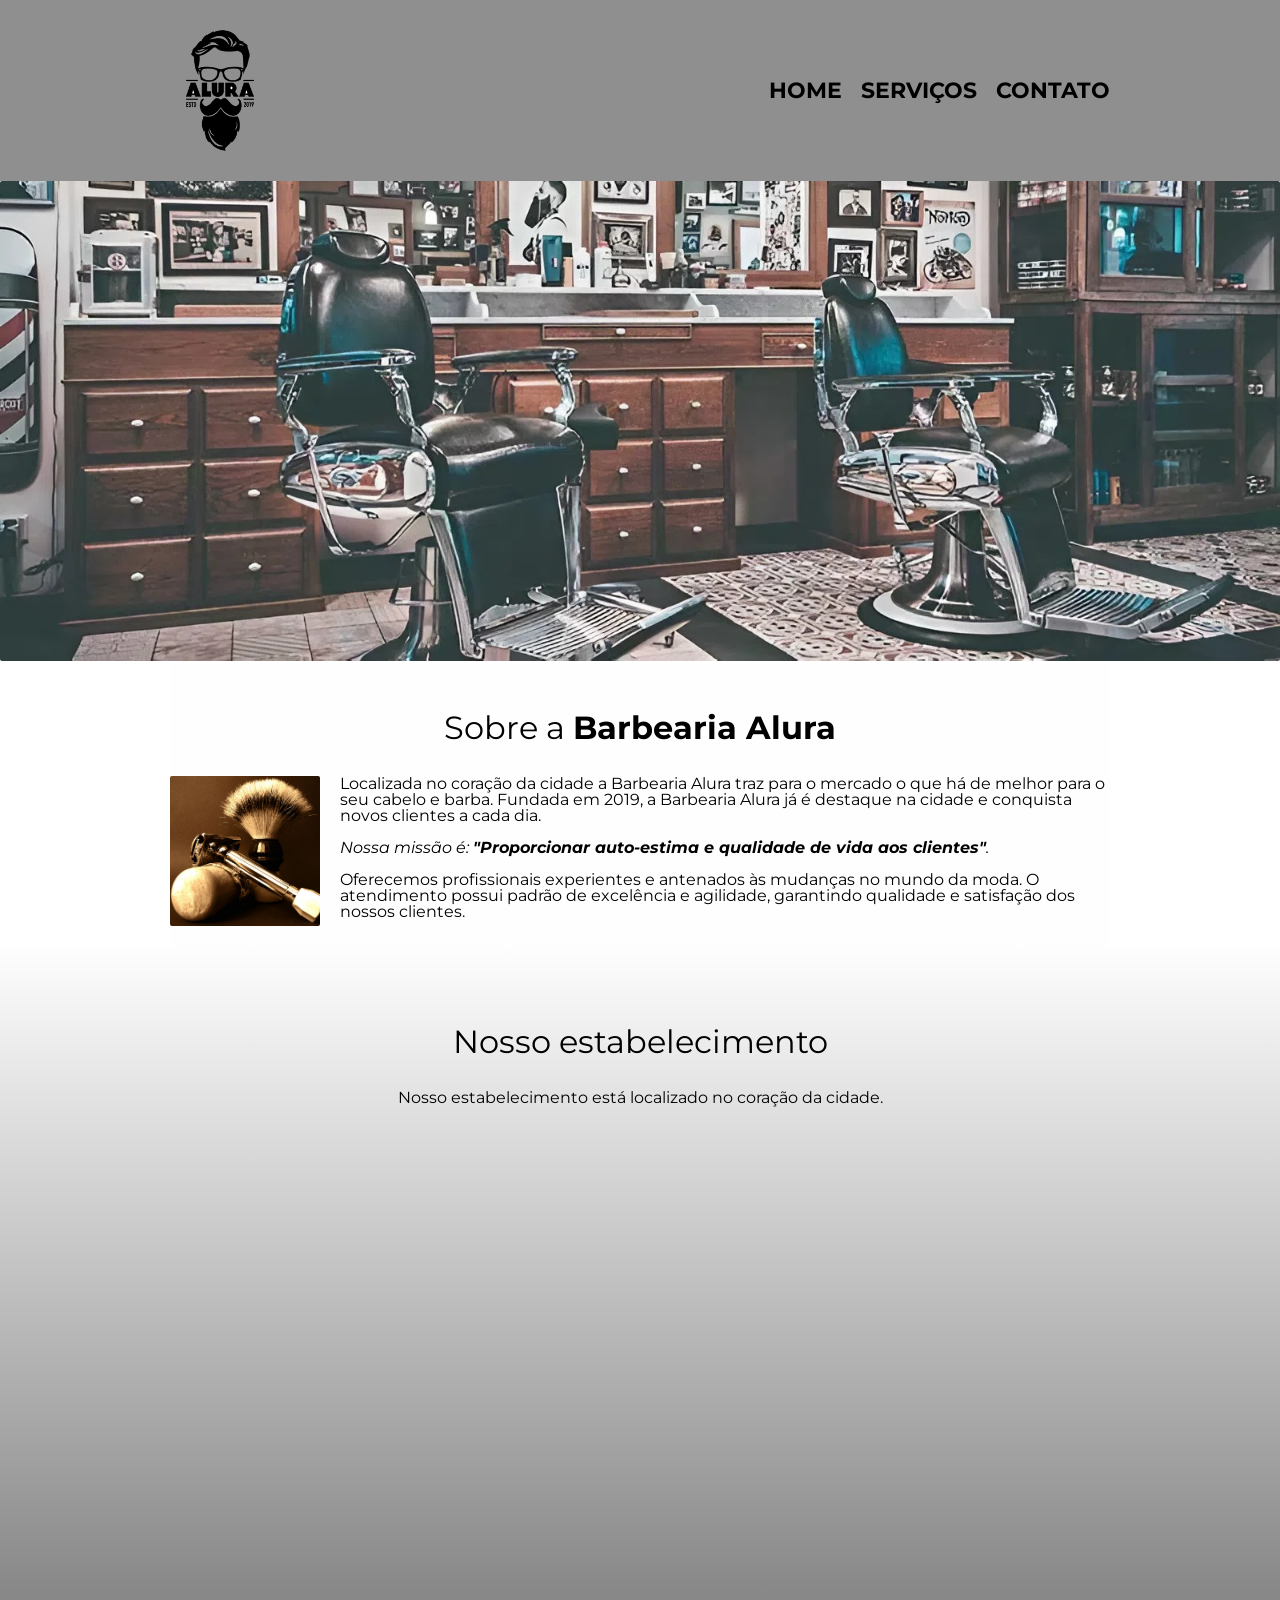
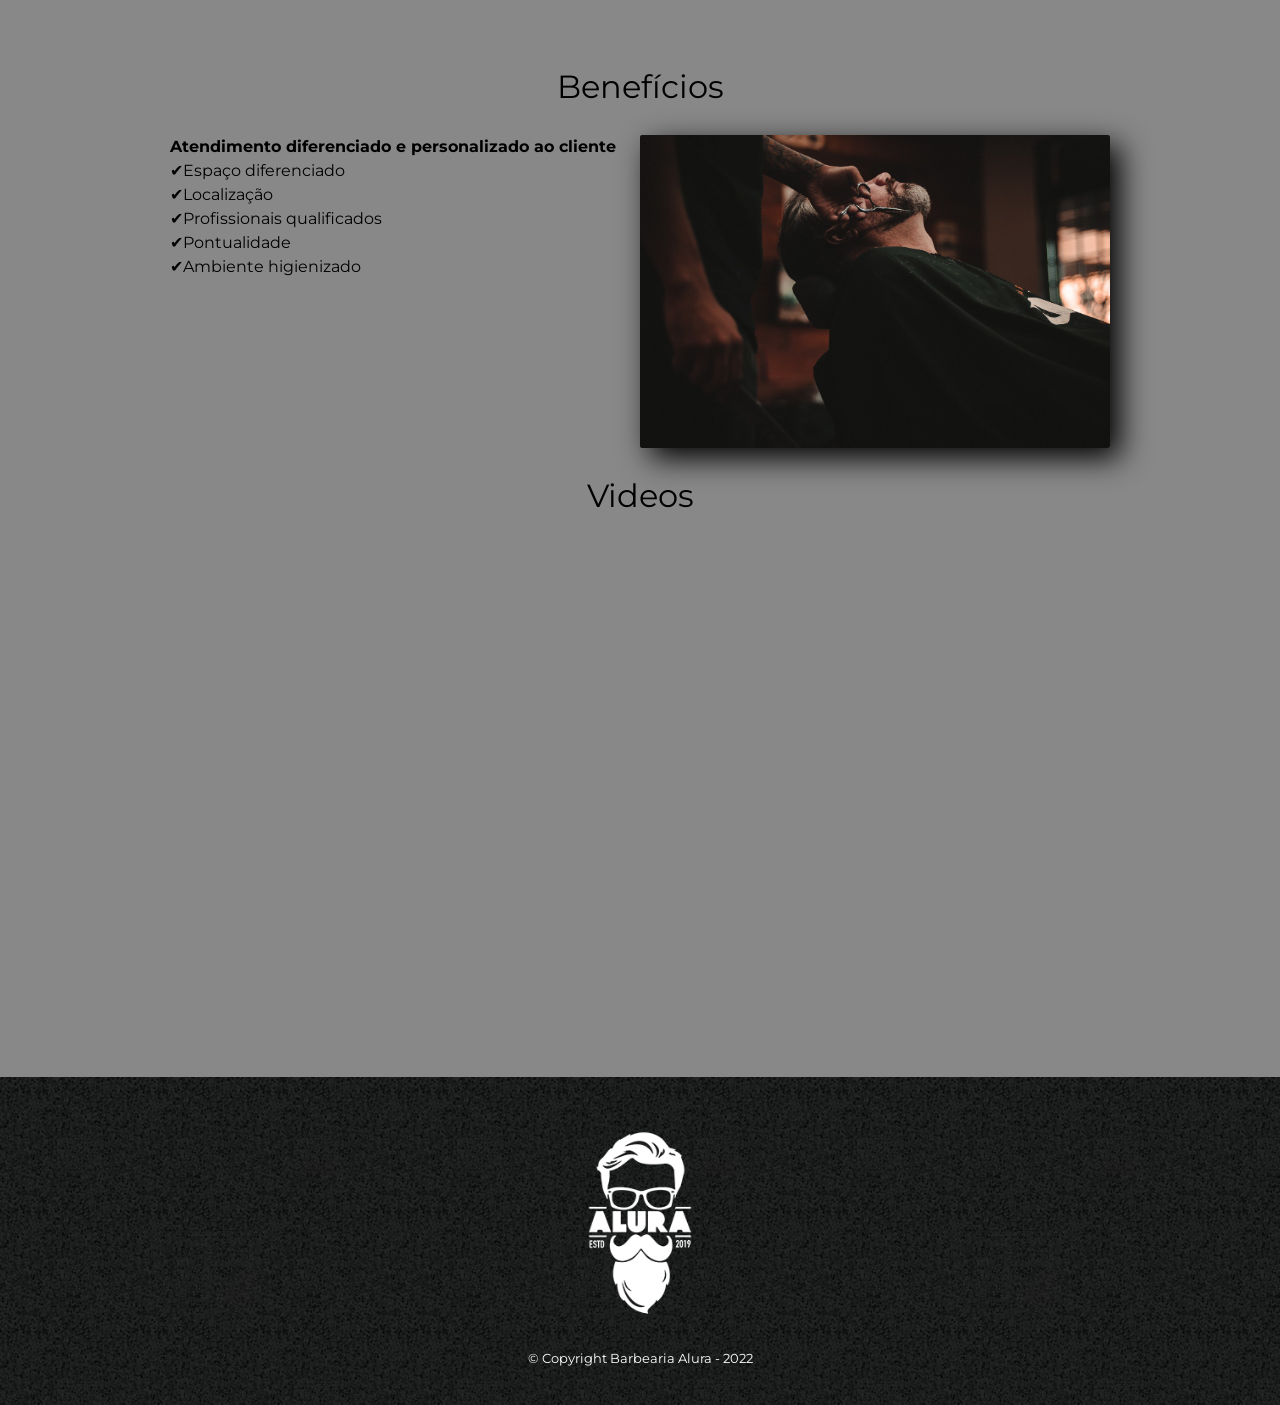
<file: barbearia-alura-2022/index.html>
<!DOCTYPE html>
<html lang="pt-br">

<head>
	<meta charset="UTF-8">
	<meta name="viewport" content="width=device-width">
	<title>Barbearia Alura</title>
	<link rel="stylesheet" href="./assets/css/reset.css">
	<link rel="stylesheet" href="./assets/css/style.css">
	<link rel="preconnect" href="https://fonts.googleapis.com">
	<link rel="preconnect" href="https://fonts.gstatic.com" crossorigin>
	<link href="https://fonts.googleapis.com/css2?family=Montserrat:ital,wght@0,400;0,700;1,400&display=swap"
		rel="stylesheet">
</head>

<body>
	<header>
		<div class="menu">
			<img src="./assets/img/Curso_08_-_Logo.png" alt="Logo Barbearia Alura">
			<nav>
				<ul>
					<li><a href="index.html">Home</a></li>
					<li><a href="./assets/pages/servicos.html">Serviços</a></li>
					<li><a href="./assets/pages/contato.html">Contato</a></li>
				</ul>
			</nav>
		</div>
	</header>

	<main>
		<div class=banner>
			<img class="banner-imagem" src="./assets/img/Curso_07_-_Banner_master.jpeg"
				alt="Foto do interior de uma clássica barbearia americana">
		</div>

		<section class="principal">
			<h2 class="titulo-principal">Sobre a <strong>Barbearia Alura</strong></h2>
			<div class="area-principal">
				<img class="utensilios" src="./assets/img/Curso_10_-_Utensilios.jpg" alt="Utensílios de um barbeiro">
				<div>

					<p>Localizada no coração da cidade a Barbearia Alura traz para o mercado o que há de melhor para o
						seu
						cabelo e barba. Fundada em 2019, a Barbearia Alura já é destaque na cidade e conquista novos
						clientes a
						cada dia.</p>
					<p id="missao"><em>Nossa missão é: <strong>"Proporcionar auto-estima e qualidade de vida aos
								clientes"</strong>.</em></p>
					<p>Oferecemos profissionais experientes e antenados às mudanças no mundo da moda. O atendimento
						possui
						padrão de excelência e agilidade, garantindo qualidade e satisfação dos nossos clientes.</p>
				</div>
			</div>


		</section>

		<section class="mapa">
			<h3 class="titulo-principal">Nosso estabelecimento</h3>
			<p>Nosso estabelecimento está localizado no coração da cidade.</p>

			<div class="mapa-conteudo">
				<iframe
					src="https://www.google.com/maps/embed?pb=!1m18!1m12!1m3!1d1542.3733406477895!2d-47.05918311383746!3d-23.155498046159813!2m3!1f0!2f0!3f0!3m2!1i1024!2i768!4f13.1!3m3!1m2!1s0x94cf36d4d73a682f%3A0x3ec12761938d98b5!2sR.%20Comendador%20Xisto%20Araripe%20Paraiso%2C%20120%20-%20Parque%20Amarylis%2C%20Itupeva%20-%20SP%2C%2013295-000!5e0!3m2!1spt-BR!2sbr!4v1666387990677!5m2!1spt-BR!2sbr"
					width="100%" height="300" style="border:0;" allowfullscreen="" loading="lazy"
					referrerpolicy="no-referrer-when-downgrade"></iframe>
			</div>

		</section>

		<section class="beneficios">
			<h3 class="titulo-principal">Benefícios</h3>

			<div class="conteudo-beneficios">
				<ul class="lista-beneficios">
					<li class="itens">Atendimento diferenciado e personalizado ao cliente</li>
					<li class="itens">Espaço diferenciado</li>
					<li class="itens">Localização</li>
					<li class="itens">Profissionais qualificados</li>
					<li class="itens">Pontualidade</li>
					<li class="itens">Ambiente higienizado</li>
				</ul>
				<img class="imagem-beneficios" src="./assets/img/Curso_07_-_Beneficios.jpg"
					alt="Imagem de uma pessoa sentada em uma cadeira de barbeiro, tendo sua barba aparada com uma tesoura.">
			</div>

			<div class="video">
				<h3 class="titulo-principal">Videos</h3>
				<div class="video-area">
					<iframe width="100%" height="100%" src="https://www.youtube.com/embed/wcVVXUV0YUY"
						title="YouTube video player" frameborder="0"
						allow="accelerometer; autoplay; clipboard-write; encrypted-media; gyroscope; picture-in-picture"
						allowfullscreen>
					</iframe>
				</div>

			</div>

		</section>
	</main>

	<footer>
		<img src="./assets/img/Curso_08_-_Logo-branco.png">
		<p class="copyright">&copy; Copyright Barbearia Alura - 2022</p>
	</footer>

</body>

</html>
</file>
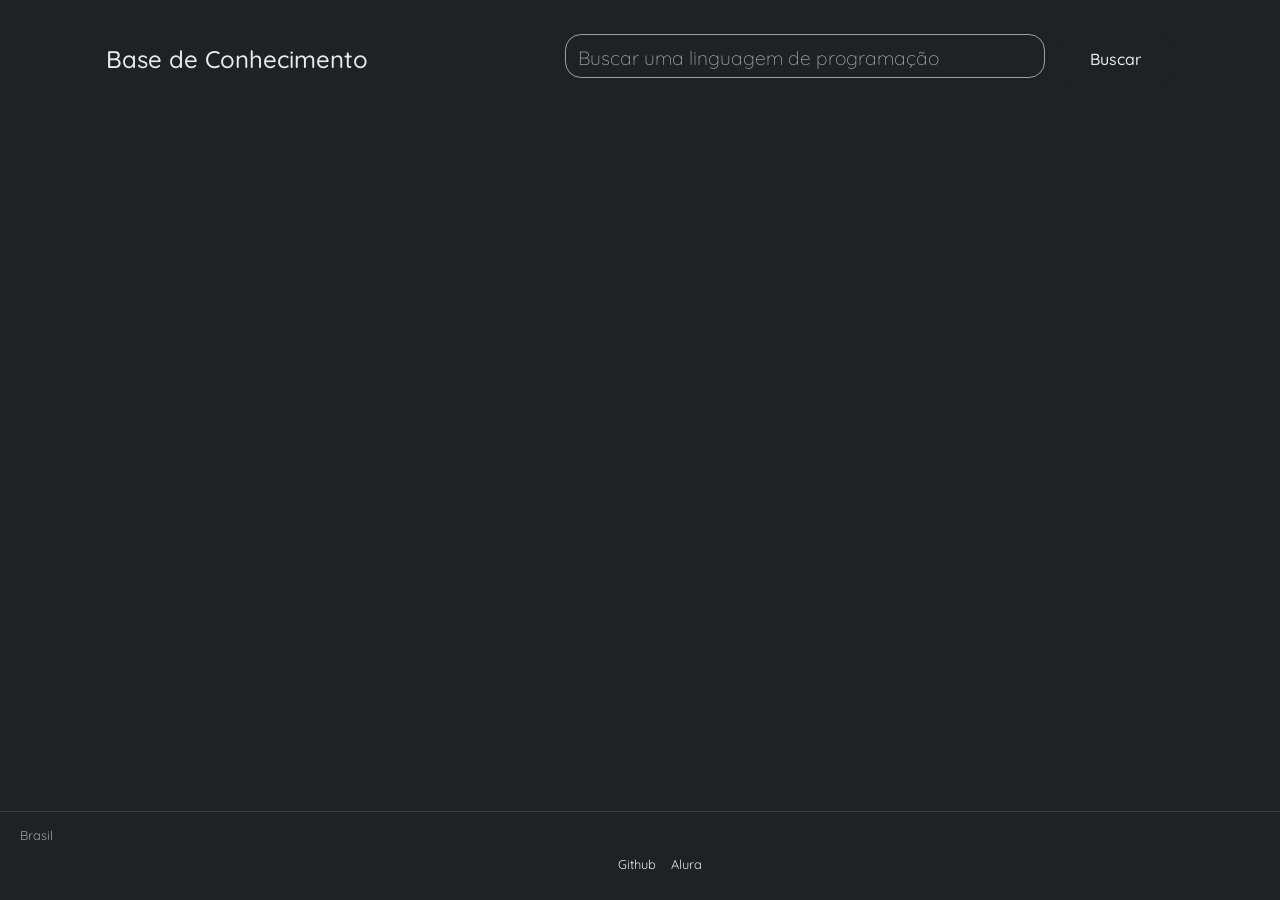
<file: imersao-dev-alura-gemini-10-edicao/index.html>
<!DOCTYPE html>
<html lang="pt-br">
<!-- Em Tecnologia da Informação, um boilerplate é uma unidade de escrita que pode ser reutilizada continuamente sem alteração.  -->

<head>
    <meta charset="UTF-8">
    <meta name="viewport" content="width=device-width, initial-scale=1.0">
    <title>Base de Conhecimento - Alura</title>
    <link rel="stylesheet" href="./assets/css/styles.css">
</head>

<body>
    <header>
        <h1>Base de Conhecimento</h1>
        <div>
            <input id="campo-busca" type="text" placeholder="Buscar uma linguagem de programação">
            <button id="botao-busca" onclick="iniciarBusca()">Buscar</button>
        </div>
    </header>

    <main>
        <section class="card-container">
            <!-- <article class="card">
                <h2>JavaScript</h2>
                <p>1995</p>
                <p>JavaScript é uma linguagem de programação</p>
                <a href="https://developer.mozilla.org/pt-BR/docs/Web/JavaScript" target="_blank">Saiba mais</a>
            </article> -->
        </section>
    </main>


    <footer class="footer">
        <div class="footer-location">Brasil</div>
        <ul class="footer-links">
            <li>
                <a href="https://github.com/">Github</a>
            </li>
            <li>
                <a href="https://cursos.alura.com.br/dashboard">Alura</a>
            </li>
        </ul>
    </footer>
    <script src="./assets/js/app.js"></script>
</body>

</html>
</file>
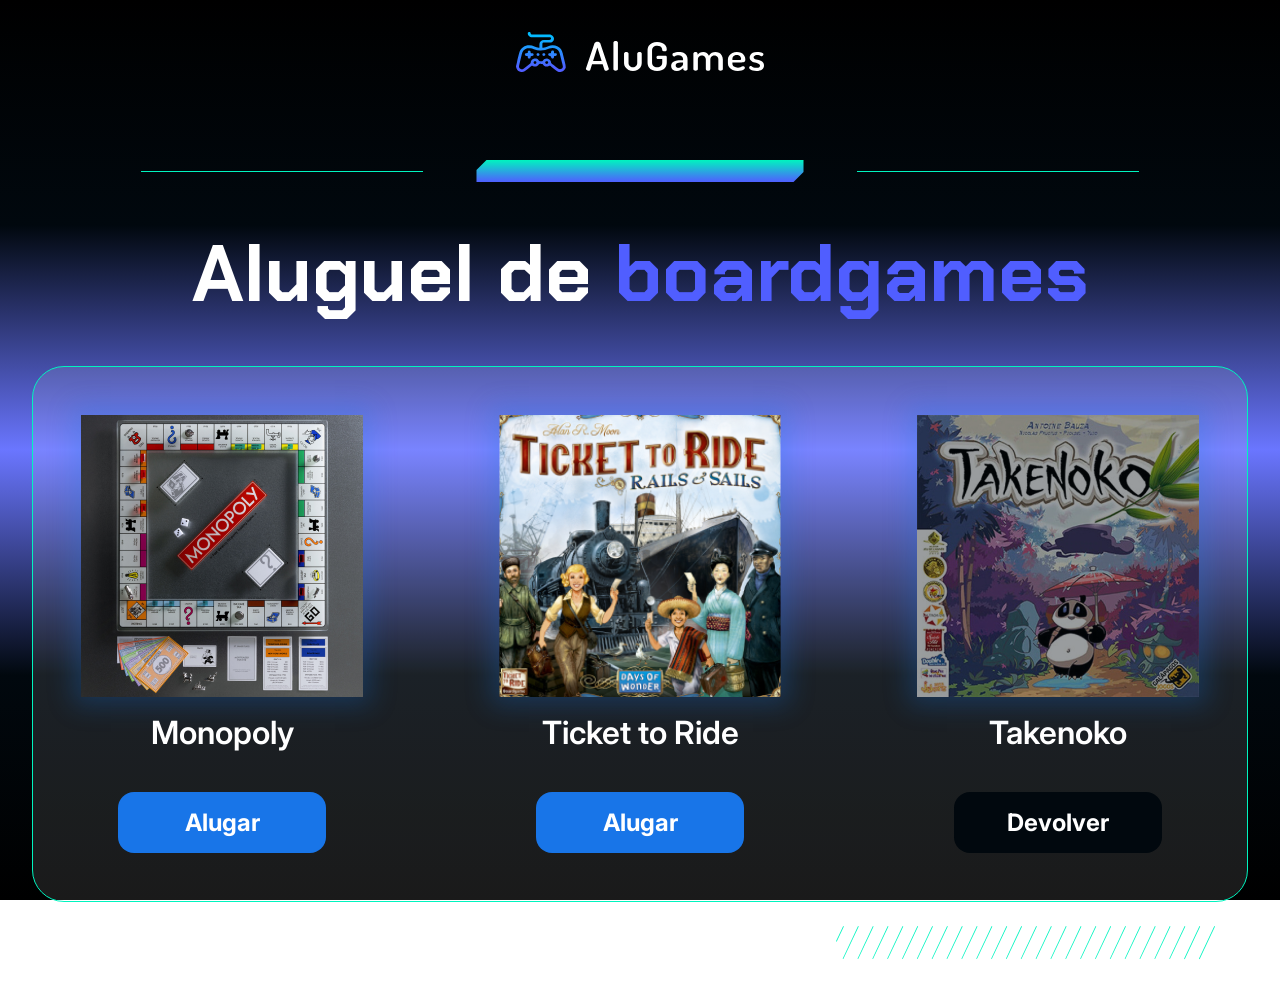
<file: 3411-praticando-logica-projeto_inicial/alugames/index.html>
<!DOCTYPE html>
<html lang="en">

<head>
    <meta charset="UTF-8">
    <meta name="viewport" content="width=device-width, initial-scale=1.0">
    <title>AluGames</title>
    <link rel="stylesheet" href="css/main.css">
</head>

<body class="body">
    <main class="container main">
        <img src="img/logo.svg" alt="Logo AluGames">
        <section class="divisor">
            <div class="divisor__line"></div>
            <img src="img/fade_bar.svg" alt="Visual bar" class="divisor__bar">
            <div class="divisor__line"></div>
        </section>
        <h1 class="page-title">Aluguel de <span class="page-title__emphasis">boardgames</span></h1>
        <section class="dashboard">
            <ul class="dashboard__items">
                <li class="dashboard__items__item" id="game-1">
                    <div class="dashboard__item__img">
                        <img src="img/monopoly.png" alt="Capa jogo Monopoly">
                    </div>
                    <p class="dashboard__item__name">Monopoly</p>
                    <a onclick="alterarStatus(1)" href="#" class="dashboard__item__button">Alugar</a>
                </li>
                <li class="dashboard__items__item" id="game-2">
                    <div class="dashboard__item__img">
                        <img src="img/ticket_to_ride.png" alt="Capa jogo Ticket to Ride">
                    </div>
                    <p class="dashboard__item__name">Ticket to Ride</p>
                    <a onclick="alterarStatus(2)" href="#" class="dashboard__item__button">Alugar</a>
                </li>
                <li class="dashboard__items__item" id="game-3">
                    <div class="dashboard__item__img dashboard__item__img--rented">
                        <img src="img/takenoko.png" alt="Capa jogo Takenoko">
                    </div>
                    <p class="dashboard__item__name">Takenoko</p>
                    <a onclick="alterarStatus(3)" href="#" class="dashboard__item__button dashboard__item__button--return">Devolver</a>
                </li>
            </ul>
        </section>
        <img src="img/hachuras.svg" alt="Visual hachuras" class="hachuras">
    </main>

    <script src="js/app.js"></script>
</body>

</html>
</file>
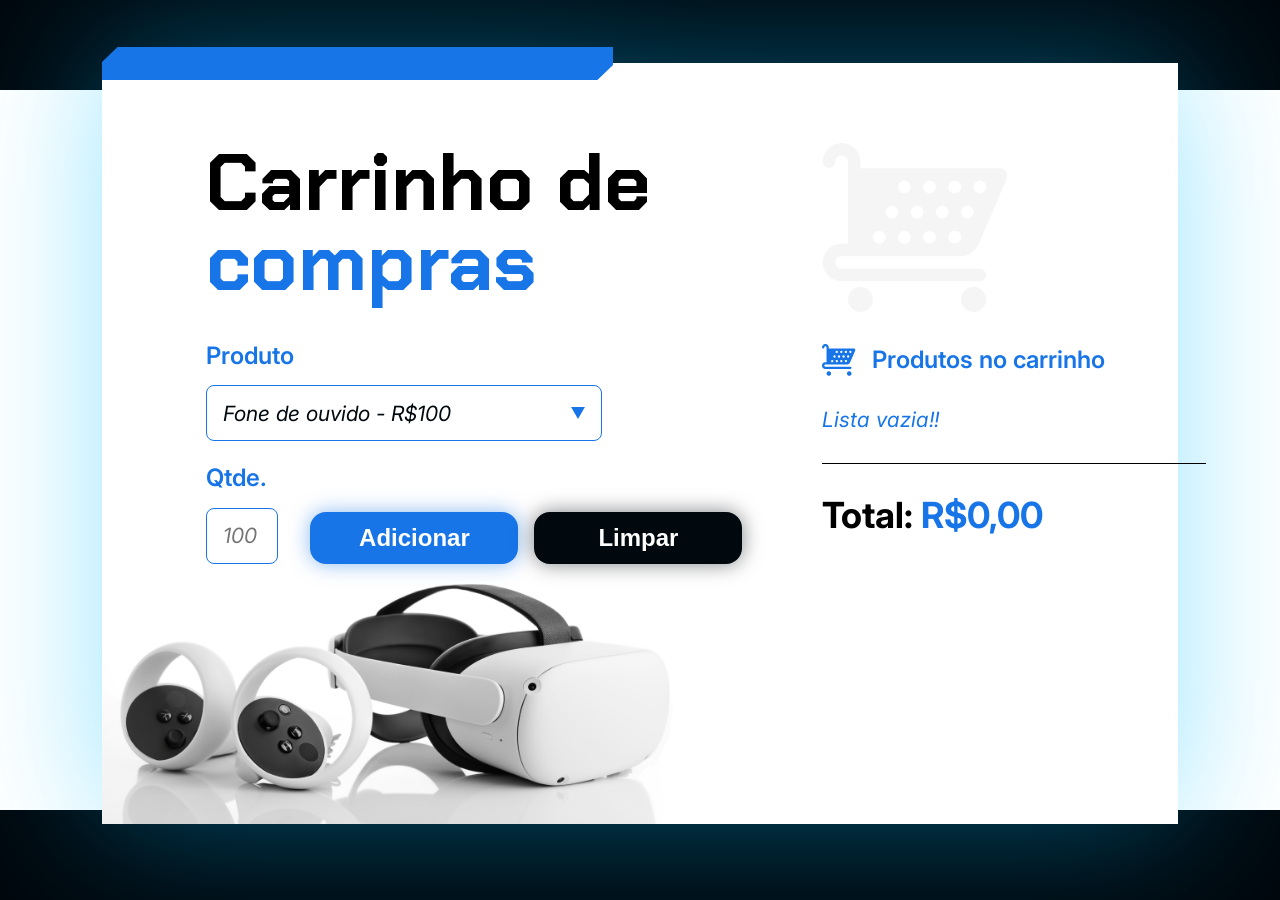
<file: 3411-praticando-logica-projeto_inicial/carrinho-compras/index.html>
<!DOCTYPE html>
<html lang="en">

<head>
  <meta charset="UTF-8">
  <meta name="viewport" content="width=device-width, initial-scale=1.0">

  <link rel="preconnect" href="https://fonts.googleapis.com">
  <link rel="preconnect" href="https://fonts.gstatic.com" crossorigin>
  <link href="https://fonts.googleapis.com/css2?family=Chakra+Petch:wght@700&family=Inter:wght@400;600;700&display=swap"
    rel="stylesheet">
  <link rel="stylesheet" href="style.css">

  <title>Carrinho de compras</title>
</head>

<body>
  <main class="conteudo-principal">
    <div class="grafismo-azul"></div>
    <section class="adicionar-produto">
      <h1 class="titulo">
        Carrinho de <span class="texto-azul">compras</span>
      </h1>

      <form class="formulario">
        <label class="campo-grupo">
          <span class="texto-medio-azul">Produto</span>
          <select class="produto-input" name="produto" id="produto">
            <option value="Fone de ouvido - R$100">Fone de ouvido - R$100</option>
            <option value="Celular - R$1400">Celular - R$1400</option>
            <option value="Oculus VR - R$5000">Oculus VR - R$5000</option>
          </select>
          </div>
        </label>

        <section class="parte-inferior">
          <label class="campo-grupo">
            <span class="texto-medio-azul">Qtde.</span>
            <input class="quantidade-input" id="quantidade" type="number" placeholder="100">
          </label>

          <section class="botoes-wrapper">
            <button onclick="adicionar()" type="button" class="botao-form botao-adicionar">Adicionar</button>
            <button onclick="limpar()" type="button" class="botao-form botao-limpar">Limpar</button>
          </section>
        </section>
      </form>
    </section>
    <section class="carrinho">
      <img src="./assets/carrinho-cinza.svg" alt="Imagem de um carrinho de compras cinza">

      <div class="titulo-wrapper">
        <img src="./assets/icone-carrinho.svg" alt="ícone de carrinho">

        <h2 class="carrinho__titulo">Produtos no carrinho</h2>
      </div>

      <section class="carrinho__produtos" id="lista-produtos">
        <!-- <section class="carrinho__produtos__produto">
          <span class="texto-azul">1x</span> Celular <span class="texto-azul">R$1400</span>
        </section> -->
        <section class="carrinho__produtos__produto" id="lista-vazia">
          <span class="texto-azul" >Lista vazia!!</span>
        </section>
      </section>

      <div class="divisoria"></div>

      <p class="carrinho__total">
        Total: <span class="texto-azul" id="valor-total">R$0,00</span>
      </p>
    </section>
  </main>

  <script src="js/app.js"></script>
</body>

</html>
</file>
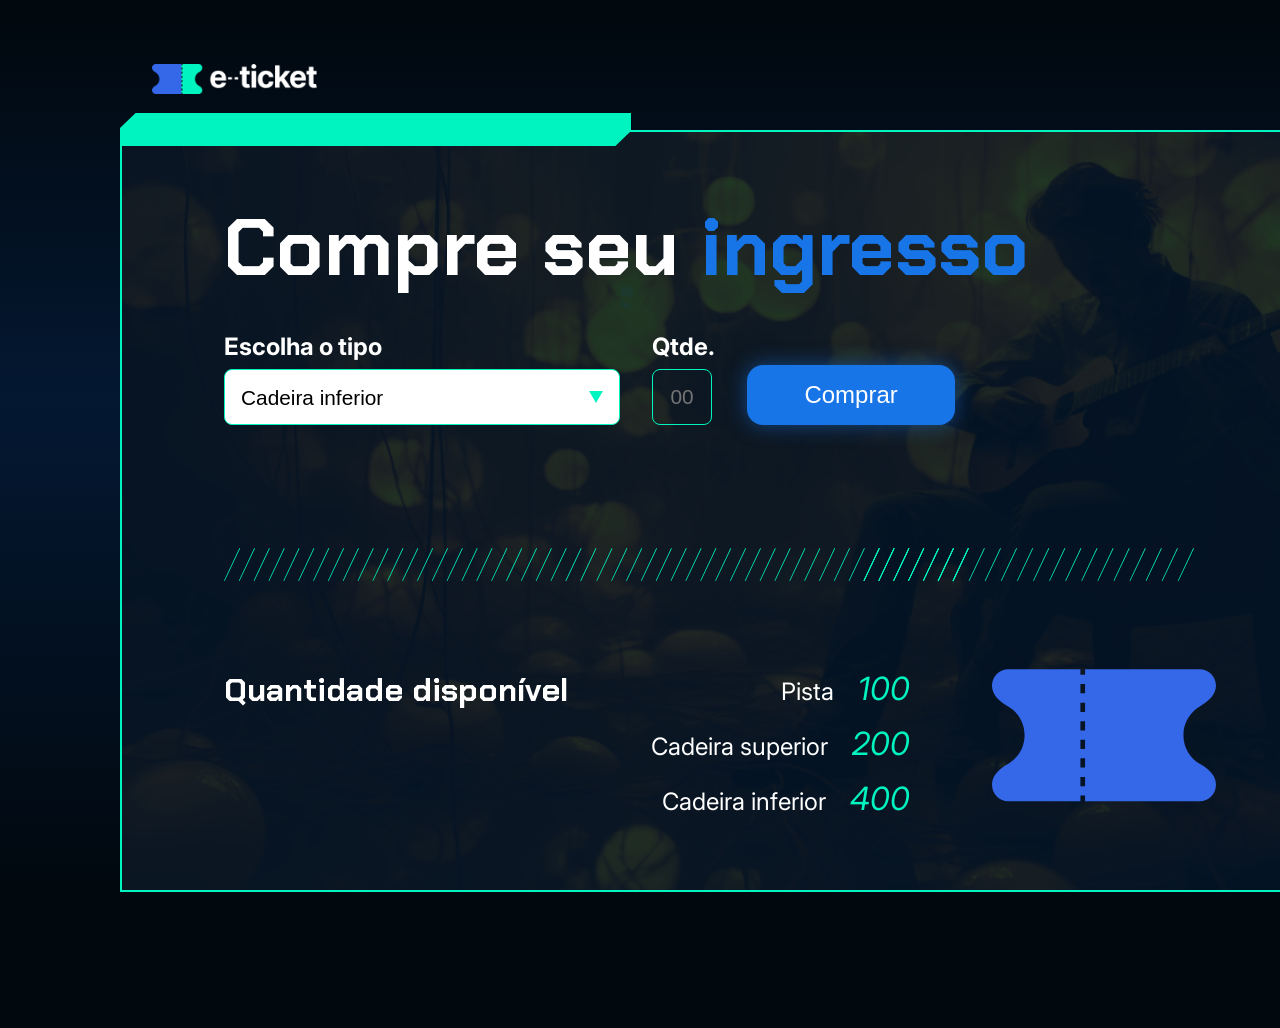
<file: 3411-praticando-logica-projeto_inicial/ingresso/index.html>
<!DOCTYPE html>
<html lang="pt-BR">

<head>
    <meta charset="UTF-8">
    <meta name="viewport" content="width=device-width, initial-scale=1.0">
    <link rel="preconnect" href="https://fonts.googleapis.com">
    <link rel="preconnect" href="https://fonts.gstatic.com" crossorigin>
    <link href="https://fonts.googleapis.com/css2?family=Chakra+Petch:wght@700&family=Inter:wght@400;700&display=swap" rel="stylesheet">
    <link rel="stylesheet" href="./styles/_reset.css">
    <link rel="stylesheet" href="./styles/style.css">
    <title>e-Ticket</title>
</head>

<body>
    <header>
        <img class="logo" src="./assets/PNG/Logo e-tricket.png" alt="Logo">
    </header>
    <main class="container">

        <div class="grafismo"></div>
        <h1>Compre seu <span>ingresso</span></h1>
        <form action="">
            <label class="input-group">
                Escolha o tipo
                <select name="tipo-ingresso" id="tipo-ingresso">
                    <option value="inferior">Cadeira inferior</option>
                    <option value="superior">Cadeira superior</option>
                    <option value="pista">Pista</option>
                </select>
            </label>
            <label class="input-group">Qtde.
                <input type="number" id="qtd" placeholder="00" min="1" max="10">
            </label>
            <button onclick="comprar()" type="button">Comprar</button>
        </form>
        <img class="hachuras" src="./assets/SVG/Hachuras.svg" alt="">
        <section>
            <h2>Quantidade disponível</h2>

            <ul class="lista">
                <li>Pista<span id="qtd-pista">100</span></li>
                <li>Cadeira superior<span id="qtd-superior">200</span></li>
                <li>Cadeira inferior<span id="qtd-inferior">400</span></li>
                
            </ul>
            <img src="./assets/Ingresso.svg" alt="">
        </section>
    </main>

    <script src="js/app.js"></script>
</body>

</html>
</file>
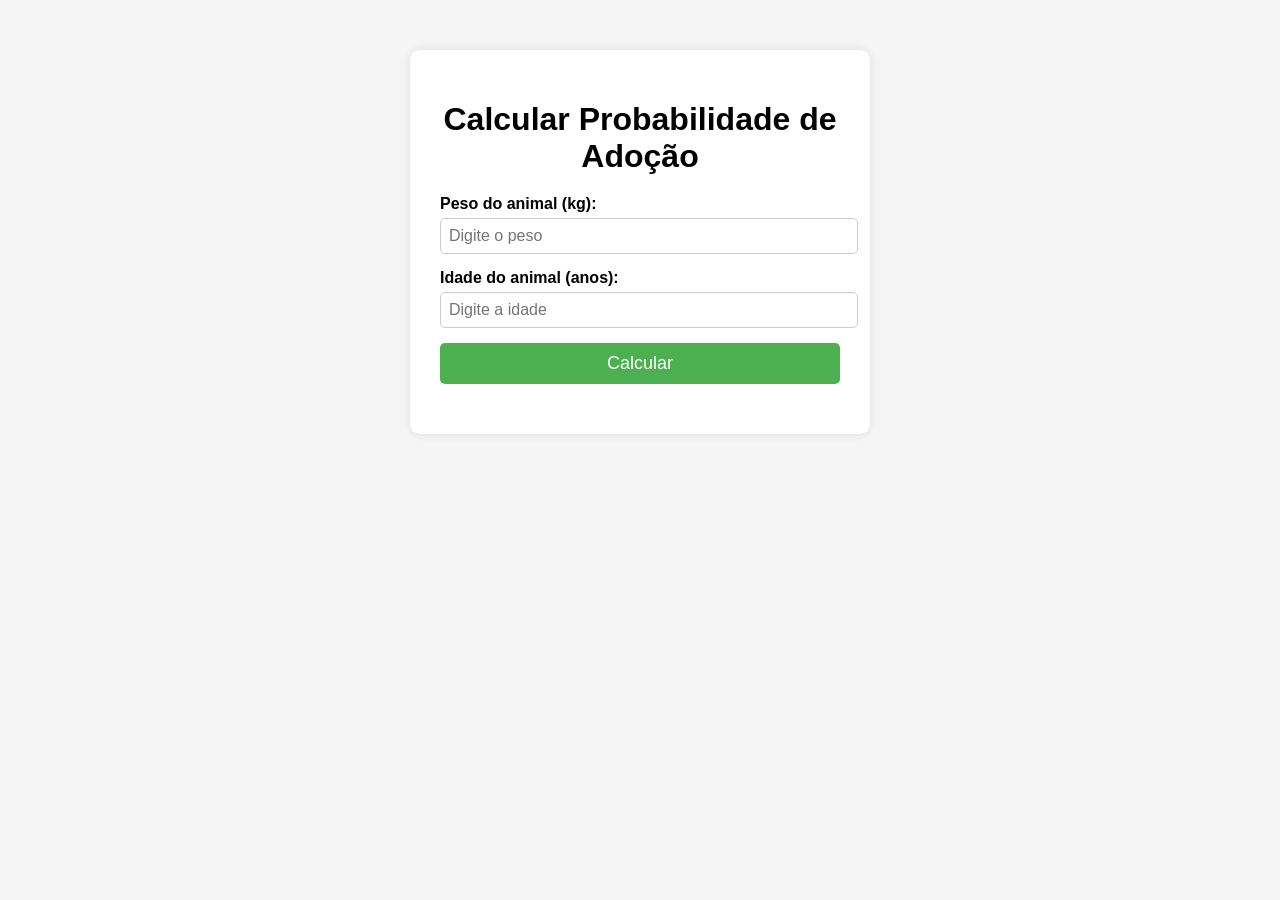
<file: 3411-praticando-logica-projeto_inicial/sistema-de-adocao-pet/index.html>
<!DOCTYPE html>
<html lang="pt-BR">
<head>
    <meta charset="UTF-8">
    <meta name="viewport" content="width=device-width, initial-scale=1.0">
    <title>Probabilidade de Adoção</title>
    <link rel="stylesheet" href="style.css">
</head>
<body>

    <div class="container">
        <h1>Calcular Probabilidade de Adoção</h1>

        <div class="campo">
            <label for="peso">Peso do animal (kg):</label>
            <input type="number" id="peso" placeholder="Digite o peso">
        </div>

        <div class="campo">
            <label for="idade">Idade do animal (anos):</label>
            <input type="number" id="idade" placeholder="Digite a idade">
        </div>

        <button onclick="mostrarResultado()">Calcular</button>

        <h2 id="resultado"></h2>
    </div>
<script src="app.js"></script>

</body>
</html>
</file>
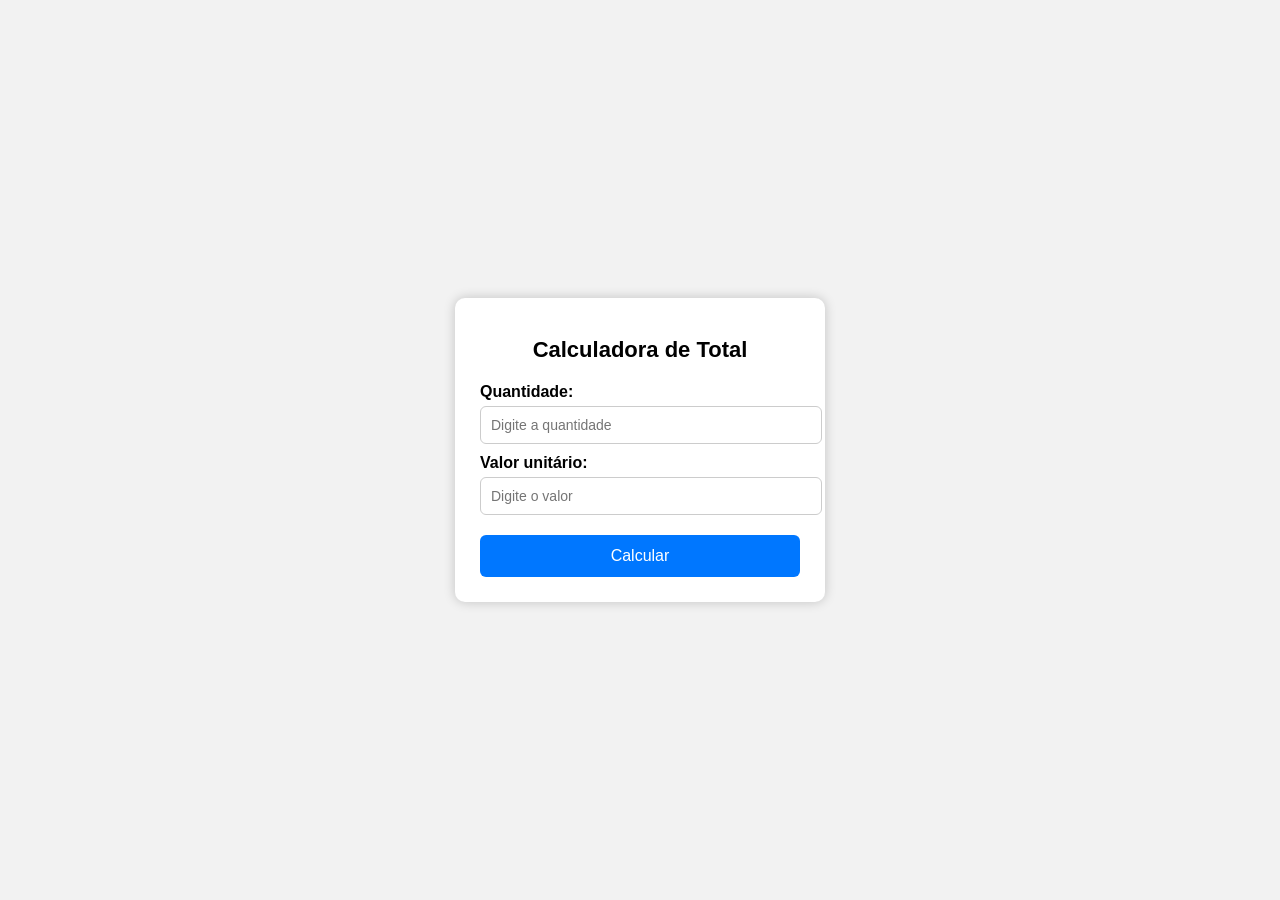
<file: 3411-praticando-logica-projeto_inicial/sistema-de-vendas/index.html>
<!DOCTYPE html>
<html lang="pt-BR">

<head>
    <meta charset="UTF-8">
    <meta name="viewport" content="width=device-width, initial-scale=1.0">
    <title>Calculadora de Total</title>
    <link rel="stylesheet" href="style.css">
</head>

<body>

    <div class="container">
        <h1>Calculadora de Total</h1>

        <label for="quantidade">Quantidade:</label>
        <input type="number" id="quantidade" placeholder="Digite a quantidade">

        <label for="valor">Valor unitário:</label>
        <input type="number" id="valor" placeholder="Digite o valor" step="0.01">

        <button onclick="calcular()">Calcular</button>
    </div>
    <script src="app.js"></script>

</body>

</html>
</file>
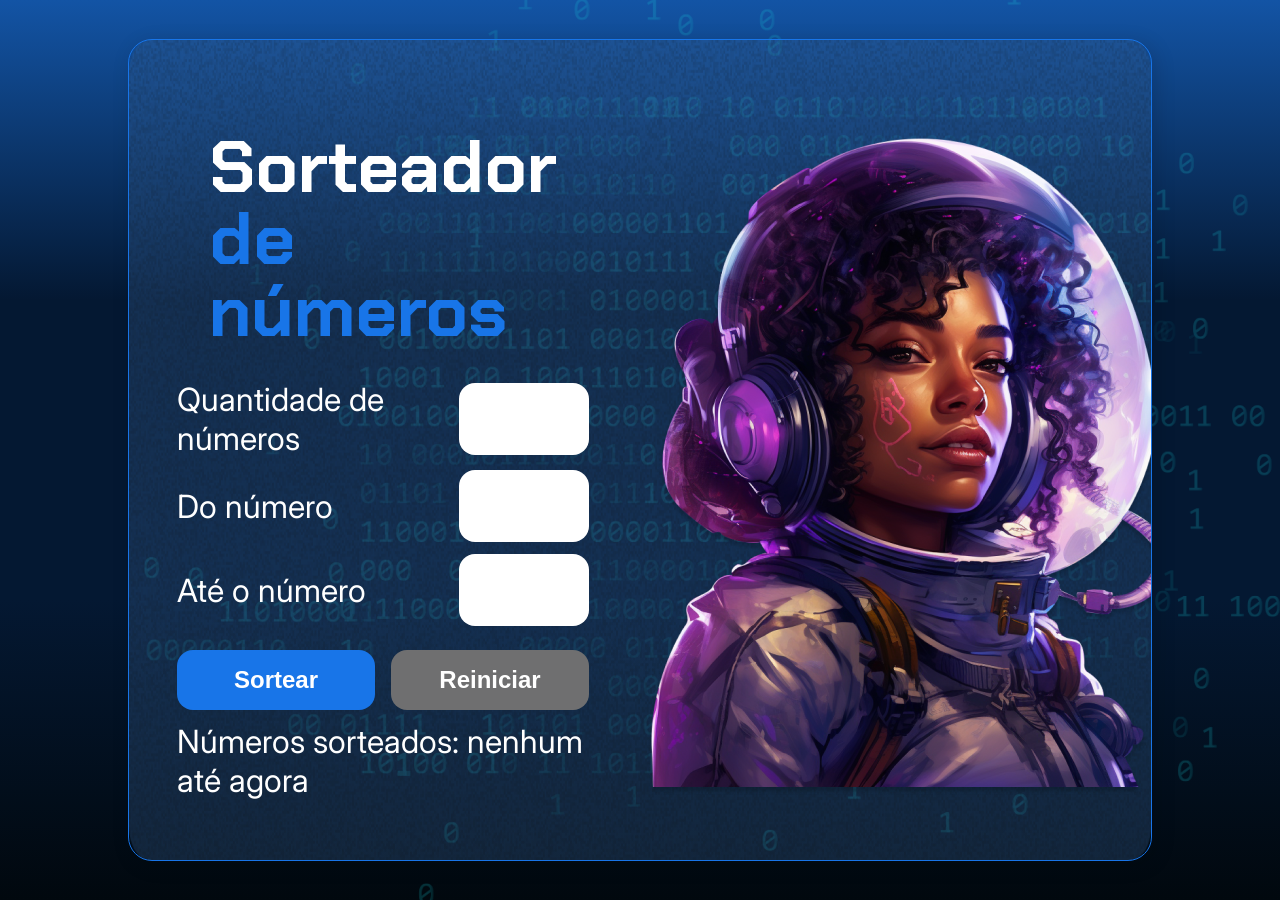
<file: 3411-praticando-logica-projeto_inicial/sorteador-numeros/index.html>
<!DOCTYPE html>
<html lang="pt-br">

<head>
    <meta charset="UTF-8">
    <meta name="viewport" content="width=device-width, initial-scale=1.0">
    <link rel="preconnect" href="https://fonts.googleapis.com">
    <link rel="preconnect" href="https://fonts.gstatic.com" crossorigin>
    <link href="https://fonts.googleapis.com/css2?family=Chakra+Petch:wght@700&family=Inter:wght@400;700&display=swap" rel="stylesheet">
    <link rel="stylesheet" href="style.css">
    <title>Sorteador de números</title>
</head>

<body>
    <div class="container">
        <div class="container__conteudo">
            <div class="container__informacoes">
                <div class="container__texto">
                    <h1>Sorteador<span class="container__texto-azul"> de números</span></h1>

                    <div class="container__campo">
                        <label class="texto__paragrafo">Quantidade de números</label>
                        <input class="container__input" id="quantidade" type="number" min="1">
                    </div>
                    
                    <div class="container__campo">
                        <label class="texto__paragrafo">Do número</label>
                        <input class="container__input" id="de" type="number" min="1">
                    </div>
                    
                    <div class="container__campo">
                        <label class="texto__paragrafo">Até o número</label>
                        <input class="container__input" id="ate" type="number" min="1">
                    </div>
                </div>
                
                <div class="chute container__botoes">
                    <button onclick="sortear()" id="btn-sortear" class="container__botao">Sortear</button>
                    <button onclick="reiniciar()" id="btn-reiniciar" class="container__botao-desabilitado" >Reiniciar</button>
                </div>

                <div class="container__texto" id="resultado">
                    <label class="texto__paragrafo" id="label_resultado">Números sorteados:  nenhum até agora</label>
                </div>
            </div>

            <img src="./img/ia.png" alt="Uma pessoa com capacete de astronauta" class="container__imagem-pessoa" />
        </div>
    </div>

    <script src="app.js" defer></script>
</body>

</html>
</file>
<file: barbearia-alura-2022/assets/css/style.css>
/* CSS do cabeçalho de todas as páginas */

body {
	font-family: 'Montserrat', sans-serif;
	box-sizing: border-box;
	margin: 0;
	/* margin: top right bottom left */
	padding: 0;
	/* padding: top right bottom left */
}

/* header da pagina */
header {
	background: #8f8f8f;
	padding: 20px 0px;
}

.menu {
	width: 940px;
	margin: 0px auto;
	display: flex;
	flex-direction: row;
	align-items: center;
	justify-content: space-between;
}


header .menu img {
	width: 100px;
}


nav li {
	display: inline;
	margin: 0 0 0 15px;
}

nav a {
	text-transform: uppercase;
	color: #000000;
	font-weight: bold;
	font-size: 22px;
	text-decoration: none;
}

nav a:hover {
	color: #C78C19;
	text-decoration: underline;
}

/* CSS da página inicial */
/* banner da pagina */

.banner {
	margin: 0 auto;
}

.banner-imagem {
	width: 100%;
	border-radius: 2px;
	/* filter: blur(2px);
	filter: brightness(.7); */
	/* mask-image: linear-gradient(to bottom, rgba(0,0,0,0) 0%, rgba(0,0,0,1) 100%); */
	/* filter: brightness(0.9) blur(2px); */
	/* Corrigi a ordem e combinei os filtros */
	background: linear-gradient(to bottom, rgba(0, 0, 0, 0) 0%, rgba(0, 0, 0, 0.5) 100%);
	/* Adicionei um gradiente para dar mais contraste */
}

/* sobre da pagina */

.titulo-principal {
	text-align: center;
	font-size: 2em;
	margin: 1em 0 1em;
	clear: left;

}

.principal {
	padding: 1em 0 0;
	background: #FEFEFE;
	width: 940px;
	margin: 0 auto;
}

.area-principal {
	display: flex;
	flex-direction: row;
}

.utensilios {
	width: 150px;
	margin: 0 20px 20px 0;
	border-radius: 2px;
}

.principal p {
	margin: 0 0 1em;
}

.principal strong {
	font-weight: bold;
}

.principal em {
	font-style: italic;
}

/* area de mapa do site */

.mapa {
	padding: 3em 0 0;
	background: linear-gradient(#FEFEFE, #888888);
}

.mapa-conteudo {
	max-width: 940px;
	margin: 0 auto;
	border-radius: 2px;
}

.mapa p {
	margin: 0 0 2em;
	text-align: center;
}

/* area beneficios do site */

.beneficios {
	padding: 3em 0;
	background: #888888;
}

.conteudo-beneficios {
	max-width: 940px;
	margin: 0 auto;
	display: flex;
	flex-direction: row;
}

.lista-beneficios {
	width: 50% !important;
}

.itens {
	line-height: 1.5;
}

.itens:not(:first-child):before {
	content: "✔";
}

.itens:first-child {
	font-weight: bold;
}

.imagem-beneficios {
	width: 50%;
	opacity: 1;
	transition: 400ms;
	border-radius: 2px;
	box-shadow: 10px 10px 30px 0 #000000;
}

.imagem-beneficios:hover {
	opacity: 0.3;
}

/* sessao video */

.video {
	max-width: 940px;
	margin: 2em auto;
}

.video-area {
	max-width: 940px;
	margin: 0 auto;
}

iframe {
	min-height: 450px;

}

/* CSS do rodapé de todas as páginas */

footer {
	text-align: center;
	background: url("../img/Curso_08_-_Bg.jpg");
	padding: 40px;
	position: relative;
    bottom: 0;
    left: 0;
}

footer img {
	width: 150px;
}

.copyright {
	color: #FFFFFF;
	font-size: 13px;
	margin-top: 20px;
}

/* resposividade do site */
@media screen and (max-width: 1024px) {
	header .menu {
		width: 80%;
		flex-direction: column;
	}

	.principal {
		width: 90%;
	}

	.conteudo-beneficios img,
	.lista-beneficios {
		margin: 20px auto;
		text-align: center;
	}

	.conteudo-beneficios {
		display: flex;
		flex-direction: column;
	}
}

@media screen and (max-width: 480px) {

	header .menu {
		width: 80%;
		flex-direction: column;
	}

	nav a {
		font-size: 18px;
	}

	.principal {
		width: 80%;
	}

	.titulo-principal {
		text-align: center;
		margin: 1em auto;
	}

	.utensilios {
		width: 100px;
		height: 100px;
	}

	.mapa p {
		width: 80%;
		margin: 10px auto;
	}

	.conteudo-beneficios img,
	.lista-beneficios {
		margin: 20px auto;
		text-align: center;
	}

	.conteudo-beneficios {
		display: flex;
		flex-direction: column;
	}

	.produtos li,
	.produtos-imagem {
		display: block;
		width: 75%;
		margin: 2em auto;
	}
}
</file>
<file: imersao-dev-alura-gemini-10-edicao/assets/css/styles.css>
@import url('https://fonts.googleapis.com/css2?family=Quicksand:wght@300..700&display=swap'); /* Importa a fonte Quicksand do Google Fonts */

* {
    box-sizing: border-box; /* Garante que padding e border não aumentem o tamanho total do elemento */
}

:root {
    --primary-color: #8ab4f8; /* Cor primária (azul claro) */
    --secondary-color: #e8eaed; /* Cor secundária (cinza claro) */
    --tertiary-color: #9aa0a6; /* Cor terciária (cinza médio) */
    --bg-color: #202124; /* Cor de fundo (cinza escuro) */
}

body {
    margin: 0; /* Remove a margem padrão do body */
    background: var(--bg-color); /* Define a cor de fundo usando uma variável */
    color: var(--secondary-color); /* Define a cor do texto padrão usando uma variável */
    font-family: "Quicksand", sans-serif; /* Define a família da fonte */
}

header {
    padding: 2rem 1rem; /* Espaçamento interno (2rem em cima/baixo, 1rem nos lados) */
    display: flex; /* Habilita o layout flexbox */
    align-items: center; /* Alinha os itens verticalmente ao centro */
    justify-content: space-around; /* Distribui os itens com espaço ao redor */
    position: sticky; /* Mantém o cabeçalho fixo no topo ao rolar a página */
    top: 0; /* Posição do topo quando sticky */
    background: var(--bg-color); /* Cor de fundo do cabeçalho */
    z-index: 10; /* Define a ordem de empilhamento para ficar sobre outros elementos */
    border-bottom: 1px solid var(--bg-color); /* Adiciona uma borda inferior */
    gap: 1rem; /* Espaçamento entre os elementos flex */
}

header h1 {
    font-size: 1.5rem; /* Tamanho da fonte */
    margin: 0; /* Remove a margem padrão */
    font-weight: 500; /* Peso da fonte (médio) */
    white-space: nowrap; /* Impede a quebra de linha do texto */
}

div input {
    padding: 0.375rem 0.75rem; /* Espaçamento interno */
    border-radius: 1rem; /* Arredonda as bordas */
    border: 1px solid var(--tertiary-color); /* Define a borda */
    background: var(--bg-color); /* Cor de fundo */
    font-family: inherit; /* Herda a família da fonte do elemento pai */
    font-size: 1.5rem; /* Tamanho da fonte */
    transition: all 0.2s ease; /* Adiciona uma transição suave para todas as propriedades */
    width: 30rem; /* Largura do input */
    color: var(--secondary-color); /* Cor do texto digitado */
    margin-right: .5rem; /* Margem à direita */
}

div input::placeholder {
    font-size: 1.2rem; /* Tamanho da fonte do placeholder */
    font-weight: 300; /* Peso da fonte do placeholder */
    color: var(--tertiary-color); /* Cor do texto do placeholder */
}

div input:focus {
    outline: none; /* Remove a borda de foco padrão */
    border-color: var(--bg-color); /* Muda a cor da borda ao focar */
    box-shadow: 0 0 0 0.1rem var(--tertiary-color); /* Adiciona uma sombra de caixa para indicar foco */
}

#botao-busca {
    padding: 1rem 2rem; /* Espaçamento interno */
    border-radius: 1rem; /* Arredonda as bordas */
    border: none; /* Remove a borda padrão */
    cursor: pointer; /* Muda o cursor para uma mão ao passar por cima */
    font-family: inherit; /* Herda a família da fonte */
    font-weight: 500; /* Peso da fonte */
    font-size: 1rem; /* Tamanho da fonte */
    white-space: nowrap; /* Impede a quebra de linha do texto */
    transition: background-color 0.2s ease, color 0.2s ease; /* Transição suave para cor de fundo e cor do texto */
    background-color: var(--bg-color); /* Cor de fundo */
    color: var(--secondary-color); /* Cor do texto */
    border: 1px solid var(--bg-color); /* Adiciona uma borda */
}

#botao-busca:hover {
    background-color: var(--primary-color); /* Muda a cor de fundo ao passar o mouse */
    color: var(--bg-color); /* Muda a cor do texto ao passar o mouse */
    box-shadow: 0 0 0 0.1rem var(--primary-color); /* Adiciona uma sombra de caixa */
}

#botao-busca:active {
    transform: scale(0.98); /* Efeito de clique (diminui o tamanho) */
}

main {
    overflow-y: scroll; /* Adiciona uma barra de rolagem vertical se o conteúdo exceder a altura */
    max-width: 80rem; /* Largura máxima do conteúdo principal */
    margin: 0 auto; /* Centraliza o conteúdo principal horizontalmente */
    margin-top: 2rem; /* Margem no topo */
    height: calc(100vh - 10rem - 4rem); /* Calcula a altura para preencher o espaço restante da tela */
}

article {
    background: none; /* Sem cor de fundo */
    border-radius: 0; /* Sem bordas arredondadas */
    padding: 0; /* Remove o padding */
    padding: 0 1rem; /* Espaçamento interno nos lados */
    margin-bottom: 1.25rem; /* Margem inferior */
    box-shadow: none; /* Sem sombra */
    transition: background-color 0.3s ease, border-bottom-color 0.3s ease; /* Transição suave */
    border-bottom: 1px solid var(--bg-color); /* Borda inferior */
    padding-bottom: 1.5rem; /* Espaçamento interno inferior */
}

article:hover {
    transform: scale(1.01); /* Aumenta ligeiramente o tamanho ao passar o mouse */
    cursor: pointer; /* Muda o cursor para uma mão */
}

article h2 {
    margin-top: 0; /* Remove a margem superior */
    font-weight: 600; /* Peso da fonte */
    font-size: 1.6rem; /* Tamanho da fonte */
    border-bottom: none; /* Sem borda inferior */
    padding-bottom: 0; /* Sem espaçamento interno inferior */
    margin-bottom: 0.25rem; /* Margem inferior */
    color: var(--primary-color); /* Cor do texto */
}

article p {
    margin: 0.5rem 0; /* Margem superior e inferior */
    line-height: 1.6; /* Altura da linha para melhor legibilidade */
    font-size: 1rem; /* Tamanho da fonte */
    margin-bottom: 0.5rem; /* Margem inferior */
    color: var(--secondary-color); /* Cor do texto */
}

article p strong {
    color: var(--tertiary-color); /* Cor do texto em negrito */
    font-weight: 400; /* Peso da fonte */
}

article a {
    color: var(--primary-color); /* Cor do link */
    text-decoration: none; /* Remove o sublinhado padrão */
    font-weight: 200; /* Peso da fonte */
}

article a:hover {
    text-decoration: underline; /* Adiciona sublinhado ao passar o mouse */
}

.footer {
    position: absolute; /* Posicionamento absoluto em relação ao elemento pai posicionado */
    bottom: 0; /* Alinha na parte inferior */
    left: 0; /* Alinha à esquerda */
    width: 100%; /* Largura total */
    color: var(--tertiary-color); /* Cor do texto */
    background-color: var(--bg-color); /* Cor de fundo */
    padding: 15px 20px; /* Espaçamento interno */
    border-top: 1px solid #3c4043; /* Borda superior */
    font-size: 0.8rem; /* Tamanho da fonte */
}

.footer-location {
    color: #9aa0a6; /* Cor do texto */
    margin-bottom: 10px; /* Margem inferior */
}

.footer-links {
    list-style: none; /* Remove os marcadores da lista */
    display: flex; /* Habilita o layout flexbox */
    flex-wrap: wrap; /* Permite que os itens quebrem para a próxima linha */
    justify-content: center; /* Centraliza os itens horizontalmente */
    gap: 15px; /* Espaçamento entre os links */
}

.footer-links a {
    color: var(--secondary-color); /* Cor do link */
    text-decoration: none; /* Remove o sublinhado */
    transition: color 0.2s; /* Transição suave para a cor */
}

.footer-links a:hover {
    color: var(--accent-color); /* Muda a cor do link ao passar o mouse (variável não definida) */
}

@media (max-width: 768px) {
    header { /* Estilos para telas com largura máxima de 768px */
        flex-direction: column; /* Organiza os itens do cabeçalho em coluna */
        padding: 1rem; /* Reduz o espaçamento interno */
    }

    header h1 { /* Estilos para o h1 no cabeçalho em telas menores */
        text-align: center; /* Centraliza o texto */
        margin-bottom: 1rem; /* Adiciona margem inferior */
    }

    div input { /* Estilos para o input em telas menores */
        width: 90vw; /* Largura baseada na largura da viewport */
        font-size: 1.2rem; /* Reduz o tamanho da fonte */
    }

    main { /* Estilos para o main em telas menores */
        padding: 0 1rem; /* Adiciona espaçamento lateral */
    }

    article:hover { /* Estilos para o article em telas menores */
        transform: none; /* Remove o efeito de escala ao passar o mouse */
    }
}

@media (max-width: 480px) {
    header h1 { /* Estilos para o h1 em telas com largura máxima de 480px */
        font-size: 1rem; /* Reduz ainda mais o tamanho da fonte */
        max-width: 70%; /* Define uma largura máxima */
        word-wrap: break-word; /* Permite a quebra de palavras longas */
    }

    div input, /* Estilos para o input e seu placeholder em telas muito pequenas */
    div input::placeholder {
        font-size: 1rem; /* Reduz o tamanho da fonte */
    }

    article h2 { /* Estilos para o h2 do article em telas muito pequenas */
        font-size: 1.3rem; /* Reduz o tamanho da fonte */
    }

    div { /* Estilos para a div do cabeçalho em telas muito pequenas */
        display: flex; /* Habilita flexbox */
        align-items: center; /* Alinha itens ao centro */
        justify-content: center; /* Centraliza itens */
        flex-direction: column; /* Organiza em coluna */
        gap: 0.5rem; /* Espaçamento entre os itens */
    }

    .footer { /* Estilos para o rodapé em telas muito pequenas */
        display: none; /* Oculta o rodapé */
    }

    button { /* Estilos para o botão em telas muito pequenas */
        margin-top: 1rem; /* Adiciona margem no topo */
    }
}
</file>
<file: 3411-praticando-logica-projeto_inicial/alugames/css/main.css>
@import url(_reset.css);
@import url('https://fonts.googleapis.com/css2?family=Chakra+Petch:wght@700&family=Inter:wght@600;700&display=swap');

.body {
    color: #FFFFFF;

    min-height: 100vh;

    background: rgb(0, 0, 0);
    background: linear-gradient(to bottom, rgba(0, 0, 0, 1) 0%, rgba(1, 8, 14, 1) 25%, rgba(80, 94, 255, 0.85) 50%, rgba(1, 8, 14, 1) 75%, rgba(0, 0, 0, 1) 100%);
    background-repeat: no-repeat;
    background-attachment: fixed;

    display: flex;
    flex-direction: column;
    justify-content: center;

    padding: 2rem;
}

@media screen and (min-width: 1440px) {
    .body {
        padding: 2rem calc((100vw - 1086px)/2);
    }
}

.main {
    display: flex;
    flex-direction: column;
    align-items: center;
}

.divisor {
    display: flex;
    gap: 53px;
    align-items: center;

    margin: 88px 0px 40px;
}

.divisor__line {
    height: 1px;
    width: 282px;
    background-color: #00F4BF;
}

.page-title {
    font-family: 'Chakra Petch', sans-serif;
    font-weight: 700;
    font-size: 5rem;

    margin-bottom: 2.5rem;
}

.page-title__emphasis {
    color: #505EFF;
}

.dashboard {
    background-color: rgba(255, 255, 255, 0.1);

    border-radius: 2rem;
    border-width: 1px;
    border-style: solid;
    border-color: #00F4BF;

    padding: 3rem;
    width: 100%;
}

.dashboard__items {
    display: flex;
    justify-content: space-between;
}

.dashboard__items__item {
    display: flex;
    flex-direction: column;
    align-items: center;
    justify-content: flex-start;

    font-family: 'Inter', sans-serif;
}

.dashboard__item__img {
    box-shadow: 0px 0px 24px 8px rgba(24, 118, 232, 0.25);

    margin-bottom: 1rem;
}

.dashboard__item__img--rented {
    position: relative;
}

.dashboard__item__img--rented::after {
    content: "";
    display: block;
    width: 100%;
    height: 100%;

    position: absolute;
    top: 0;
    
    background-color: rgba(1, 8, 14, 0.4);
}

.dashboard__item__name {
    font-weight: 600;
    font-size: 2rem;

    margin-bottom: 2.5rem;
}

.dashboard__item__button {
    display: flex;
    justify-content: center;

    font-weight: 700;
    font-size: 1.5rem;

    padding: 1rem 1.5rem;
    min-width: 13rem;

    border-radius: 1rem;

    background-color: #1875E8;
}

.dashboard__item__button--return {
    background-color: #01080E;
}

.hachuras {
    margin-top: 1.5rem;
    margin-right: 33px;
    align-self: flex-end;
}
</file>
<file: 3411-praticando-logica-projeto_inicial/carrinho-compras/style.css>
* {
  margin: 0;
  padding: 0;
  box-sizing: border-box;
}

body {
  min-height: 100vh;
  height: auto;
  background: linear-gradient(to bottom,
      #01080E 10%,
      #FFF 10%,
      #FFF 90%,
      #01080E 90%);
  padding: 7vh 8vw 5vh;
  font-family: 'Inter', sans-serif;
  font-size: 16px;
}

button {
  background: inherit;
  color: inherit;
  border: 0;
}

select {
  appearance: none;
}

input[type="number"]::-webkit-outer-spin-button,
input[type="number"]::-webkit-inner-spin-button {
    -webkit-appearance: none;
    margin: 0;
}

input[type="number"] {
    appearance: textfield;
}

.texto-medio-azul {
  color: var(--Light-Blue, #1875E8);
  font-size: 1.5rem;
  font-style: normal;
  font-weight: 600;
  line-height: 110%; /* 1.65rem */
}

.conteudo-principal {
  filter: drop-shadow(0px 0px 70px rgba(2, 189, 255, 0.40));
  min-height: 100%;
  padding: 5rem 6.5rem;
  
  display: grid;
  grid-template-columns: 1.375fr 1fr;
  column-gap: 5rem;

  background: white url('./assets/oculos.png') no-repeat bottom left;
  background-size: auto 40%;

  position: relative;
  background-position: left bottom -40px;
}

.grafismo-azul {
  position: absolute;
  width: 31.9375rem;
  height: 2.0625rem;
  background-image: url('./assets/grafismo-azul.svg');
  top: -1rem;
}

.titulo {
  font-family: 'Chakra Petch', sans-serif;
  font-size: 5rem;
  font-style: normal;
  font-weight: 700;
  line-height: 100%;
  margin-bottom: 2.5rem;
}

.texto-azul {
  color: #1875E8;
}

.formulario {
  display: flex;
  flex-direction: column;
  align-items: flex-start;
  gap: 1.5rem;
}

.formulario .campo-grupo {
  display: flex;
  flex-direction: column;
  align-items: flex-start;
  gap: 1rem;
}

.produto-input {
  width: 24.75rem;
  height: 3.5rem;
  padding: 1rem;
  border-radius: 0.5rem;
  border: 1px solid var(--Light-Blue, #1875E8);

  color: var(--Void, #01080E);
  font-family: Inter;
  font-size: 1.3125rem;
  font-style: italic;
  font-weight: 400;
  line-height: 110%;
  
  background: url('./assets/arrow-down.svg') no-repeat right 1rem top 50%;
}

.dropdown {
  width: 3.375rem;
  height: 3.5rem;
  padding: 1rem;
  justify-content: center;
  align-items: center;
  gap: 0.625rem;
  border-radius: 0rem 0.5rem 0.5rem 0rem;
  border: 1px solid var(--Light-Blue, #1875E8);
  cursor: pointer;
}

.formulario > .parte-inferior {
  display: flex;
  align-items: flex-end;
  gap: 2rem;
}

.quantidade-input {
  display: flex;
  height: 3.5rem;
  padding: 1rem;
  width: 4.5rem;
  border-radius: 0.5rem;
  border: 1px solid var(--Light-Blue, #1875E8);

  color: var(--Void, #01080E);
  font-family: Inter;
  font-size: 1.3125rem;
  font-style: italic;
  font-weight: 400;
  line-height: 110%;
}

.botoes-wrapper {
  display: flex;
  align-items: flex-end;
  gap: 1rem;
}

.botao-form {
  display: flex;
  flex-direction: column;
  justify-content: center;
  align-items: center;
  width: 13rem;
  height: 3.25rem;
  padding: 1rem 1.5rem;
  gap: 0.625rem;
  border-radius: 1rem;
  cursor: pointer;
}

.botao-adicionar {
  background: var(--Light-Blue, #1875E8);
  box-shadow: 0px 0px 20px 0px rgba(24, 117, 232, 0.50);

  color: var(--Branco, #FFF);
  font-size: 1.5rem;
  font-weight: 700;
  line-height: normal;
}

.botao-limpar {
  border-radius: 1rem;
  background: var(--Void, #01080E);
  box-shadow: 0px 0px 20px 0px rgba(1, 8, 14, 0.50);

  color: var(--Branco, #FFF);
  font-size: 1.5rem;
  font-weight: 700;
  line-height: normal;
}

.carrinho {
  display: flex;
  width: 24rem;
  flex-direction: column;
  align-items: flex-start;
  gap: 2rem;
}

.titulo-wrapper {
  display: flex;
  align-items: center;
  gap: 1rem;
}

.carrinho__titulo {
  color: var(--Light-Blue, #1875E8);
  font-family: Inter;
  font-size: 1.5rem;
  font-style: normal;
  font-weight: 600;
  line-height: 110%; /* 1.65rem */
}

.carrinho__produtos {
  display: flex;
  flex-direction: column;
  align-items: flex-start;
  gap: 1rem;
}

.carrinho__produtos__produto {
  font-size: 1.3125rem;
  font-style: italic;
  font-weight: 400;
  line-height: 110%; /* 1.44375rem */
}

.divisoria {
  width: 24rem;
  height: 0.0625rem;
  background: #000;
}

.carrinho__total {
  font-size: 2.25rem;
  font-weight: 700;
  line-height: 110%; /* 2.475rem */
}

.adicionar-produto {
  padding-bottom: 180px;
}
</file>
<file: 3411-praticando-logica-projeto_inicial/ingresso/styles/style.css>
body {
    width: 1440px;
    height: 100vh;
    background: linear-gradient(180deg, rgba(1, 8, 14, 1) 1%, rgba(4, 24, 50, 1) 39%, rgba(1, 8, 14, 1) 88%);
    margin: 5% auto;
    color: #fff;
}

header {
    width: 1200px;
    margin: 2rem auto;
}

header .logo {
    width: 196.8px;
    padding-left: 2rem;
}

main.container {
    width: 1200px;
    height: auto;
    border: 2px solid #00F4BF;
    margin: 0 auto;
    padding: 4.5rem 6.38rem;
    background-image: url('../assets/PNG/Imagem\ com\ borda.png');
    background-size: cover;
    position: relative;
}

main.container .grafismo {
    background: url('../assets/SVG/Grafismo\ verde.svg');
    width: 31.9375rem;
    height: 2.0625rem;
    position: absolute;
    top: -19px;
    left: -2px;
}

main.container h1 {
    font-family: 'Chakra Petch', sans-serif;
    font-size: 5rem;
    line-height: 110%;
}

main.container h1 span {
    color: #1875E8;
}

form {
    display: flex;
    align-items: flex-end;
    gap: 2rem;
    margin: 2.5rem 0;
}

form .input-group {
    display: flex;
    flex-direction: column;
    align-items: flex-start;
    gap: .5rem;

    font-family: 'Inter', sans-serif;
    font-weight: 700;
    font-size: 1.5rem;
}

form .input-group select,
form .input-group input {
    background: none;
    color: white;
    border: 1px solid #00F4BF;
    border-radius: .5rem;
    height: 3.5rem;
    padding: .5rem 1rem;
    font-size: 1.3rem;
}

form .input-group select {
    width: 24.75rem;
    appearance: none;
    background: url('../assets/PNG/Arrow\ down.png') no-repeat right 1rem top 50%;
    color: black;
    background-color: white;
}

form .input-group input {
    width: 60px;
}

form .input-group input::placeholder {
    text-align: center;
}

form button {
    color: white;
    font-size: 1.5rem;
    border: none;
    background-color: #1875E8;
    padding: 1rem 1.5rem;
    border-radius: 1rem;
    width: 13rem;
    box-shadow: 0px 0px 20px 0px rgba(24, 117, 232, 0.50);
    cursor: pointer;
}

.hachuras {
    margin: 5.19rem 0;
}

.container section {
    display: flex;
    justify-content: space-between;
    align-items: flex-start;
    align-self: stretch;
}

.container section h2 {
    font-size: 2rem;
}

.container section ul {
    display: flex;
    flex-direction: column;
    align-items: flex-end;
    gap: 1rem;

    font-size: 1.5rem;
    font-family: 'Inter', sans-serif;
    font-weight: 400;
}

.container section ul li span {
    color: #00F4BF;
    font-style: italic;
    font-size: 2rem;
    padding-left: 1.5rem;
}
</file>
<file: 3411-praticando-logica-projeto_inicial/sistema-de-adocao-pet/style.css>
body {
    font-family: Arial, sans-serif;
    background: #f5f5f5;
    margin: 0;
    padding: 0;
}

.container {
    max-width: 400px;
    margin: 50px auto;
    background: white;
    padding: 30px;
    border-radius: 10px;
    box-shadow: 0 0 10px rgba(0,0,0,0.1);
}

h1 {
    text-align: center;
    margin-bottom: 20px;
}

.campo {
    margin-bottom: 15px;
}

label {
    display: block;
    font-weight: bold;
    margin-bottom: 5px;
}

input {
    width: 100%;
    padding: 8px;
    border: 1px solid #ccc;
    border-radius: 5px;
    font-size: 16px;
}

button {
    width: 100%;
    padding: 10px;
    background: #4CAF50;
    color: white;
    border: none;
    border-radius: 5px;
    font-size: 18px;
    cursor: pointer;
}

button:hover {
    background: #45a049;
}

#resultado {
    text-align: center;
    margin-top: 20px;
    font-size: 22px;
    font-weight: bold;
}
</file>
<file: 3411-praticando-logica-projeto_inicial/sistema-de-vendas/style.css>
body {
    font-family: Arial, sans-serif;
    background: #f2f2f2;
    display: flex;
    justify-content: center;
    align-items: center;
    height: 100vh;
    margin: 0;
}

.container {
    background: #fff;
    padding: 25px;
    width: 320px;
    text-align: center;
    border-radius: 10px;
    box-shadow: 0 0 12px rgba(0,0,0,0.2);
}

h1 {
    margin-bottom: 20px;
    font-size: 22px;
}

label {
    display: block;
    text-align: left;
    margin-top: 10px;
    font-weight: bold;
}

input {
    width: 100%;
    padding: 10px;
    margin-top: 5px;
    border: 1px solid #ccc;
    border-radius: 6px;
    font-size: 14px;
}

button {
    margin-top: 20px;
    width: 100%;
    padding: 12px;
    background: #0077ff;
    color: white;
    font-size: 16px;
    border: none;
    border-radius: 6px;
    cursor: pointer;
}

button:hover {
    background: #005dcc;
}
</file>
<file: 3411-praticando-logica-projeto_inicial/sorteador-numeros/style.css>
* {
    box-sizing: border-box;
    margin: 0;
    padding: 0;
    color: white;
}

body {
    background: linear-gradient(#1354A5 0%, #041832 33.33%, #041832 66.67%, #01080E 100%);
    height: 100vh;
    display: flex;
    align-items: center;
    justify-content: center;
}

body::before {
    background-image: url("img/code.png");
    background-repeat: no-repeat;
    background-position: right;
    content: "";
    display: block;
    position: absolute;
    width: 100%;
    height: 100%;
    opacity: 0.4;
}

.container {
    width: 80%;
    min-height: 50vh;
    display: flex;
    align-items: center;
    justify-content: space-between;
    border-radius: 24px;
    border: 1px solid #1875E8;
    box-shadow: 4px 4px 20px 0px rgba(1, 8, 14, 0.15);
    background-image: url("img/Ruido.png");
    background-size: 100% 100%;
    position: relative;
    overflow: hidden;
}

.container__conteudo {
    display: flex;
    align-items: center;
    position: relative;
    width: 100%;
}

.container__informacoes {
    flex: 1;
    padding: 3rem;
}

.container__texto {
    margin: 12px 0;
    display: flex;
    flex-direction: column;
}

.container__texto-azul {
    color: #1875E8;
    display: block;

}

.container__campo {
    display: flex;
    align-items: center;
    justify-content: space-between;
    margin-bottom: 12px;
}

.container__input {
    width: 130px;
    height: 72px;
    border-radius: 16px;
    background-color: #FFF;
    border: none;
    color: #1875E8;
    padding: 2rem;
    font-size: 24px;
    font-weight: 700;
    font-family: 'Inter', sans-serif;
}

.container__botoes {
    display: flex;
    flex-direction: row;
    gap: 1em;
}

.container__botao {
    border-radius: 16px;
    background: #1875E8;
    padding: 16px 24px;
    font-size: 24px;
    width: 100%;
    font-weight: 700;
    border: none;
    cursor: pointer;
}

.container__botao-desabilitado {
    border-radius: 16px;
    background: #6f6f70;
    padding: 16px 24px;
    font-size: 24px;
    width: 100%;
    font-weight: 700;
    border: none;
    cursor: not-allowed;
}

h1 {
    font-family: 'Chakra Petch', sans-serif;
    font-size: 72px;
    font-style: normal;
    font-weight: 700;
    line-height: 100%;
    padding: 2rem;
}

.texto__paragrafo {
    color: #FFF;
    font-family: 'Inter';
    font-size: 32px;
    font-style: normal;
    font-weight: 400;
    line-height: normal;
}

.container__imagem-pessoa {
    max-width: 100%;
    height: auto;
    margin-top: 2rem;
}

button:disabled {
    background-color: gray;
}

@media screen and (max-width: 1250px) {
    .container__imagem-pessoa {
        display: none;
    }

    h1 {
        font-size: 50px;
    }
}
</file>
